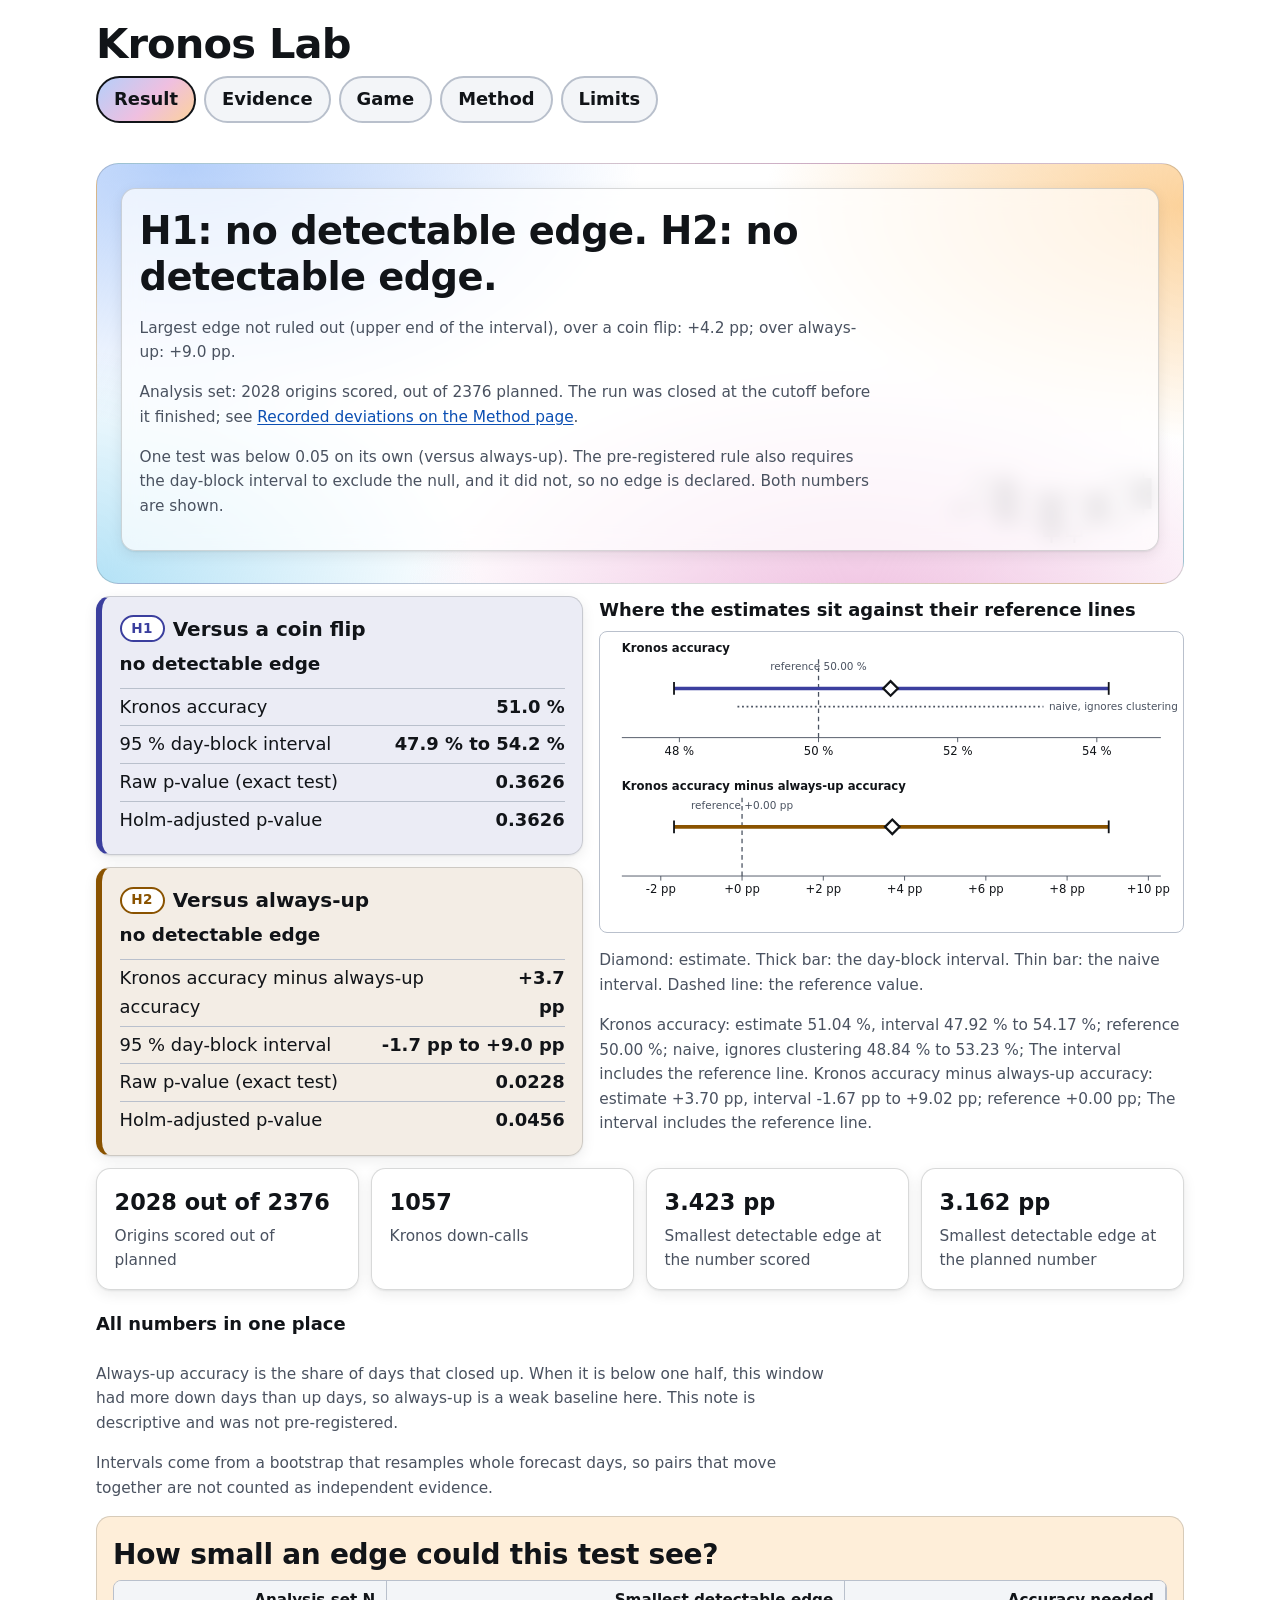
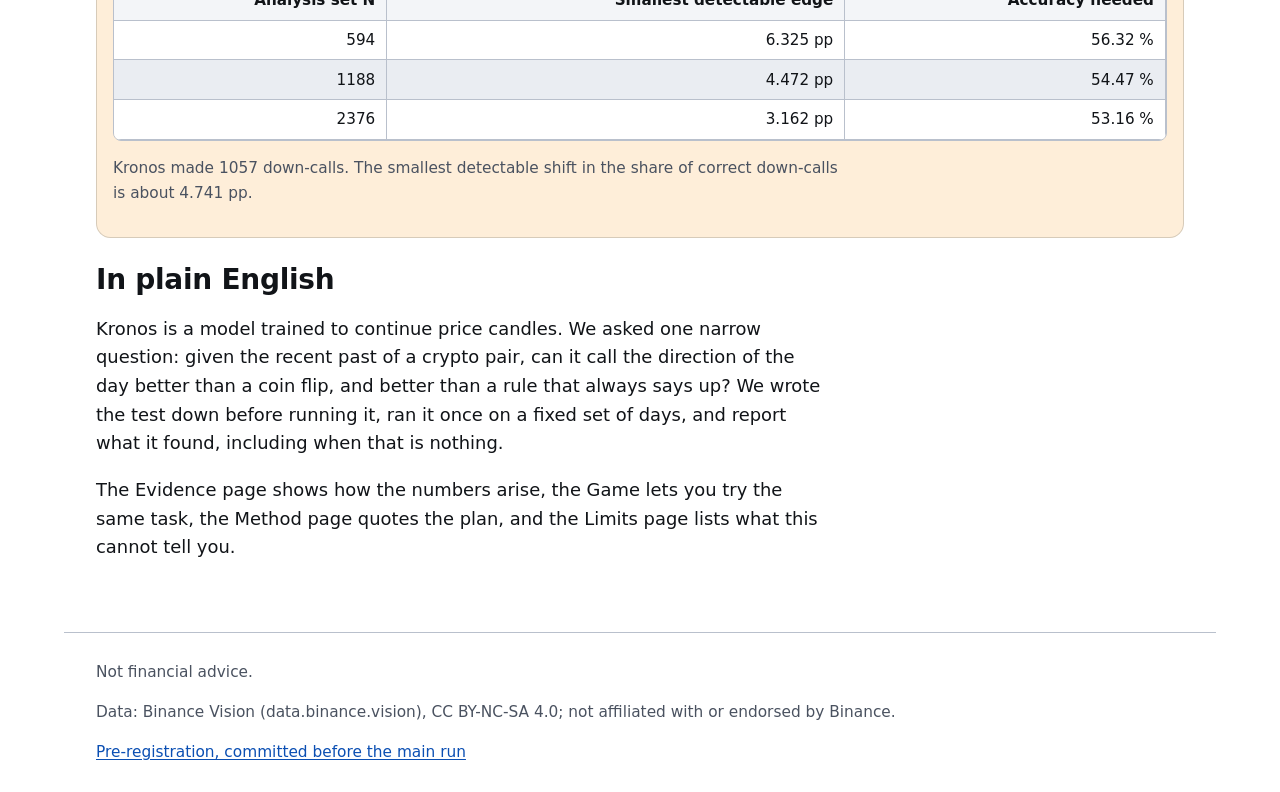
<file: site/index.html>
<!doctype html>
<html lang="en">
<head>
  <meta charset="utf-8">
  <meta name="viewport" content="width=device-width, initial-scale=1">
  <meta name="color-scheme" content="light dark">
  <title>Kronos Lab: result</title>
  <link rel="stylesheet" href="style.css">
  <script src="js/config.js" defer></script>
  <script src="js/common.js" defer></script>
  <script src="js/svg.js" defer></script>
  <script src="js/plot.js" defer></script>
  <script src="js/notes.js" defer></script>
  <script src="js/text.js" defer></script>
  <script src="js/index.js" defer></script>
</head>
<body class="page-result">
  <div id="synthetic-banner" role="status" hidden></div>
  <header class="site">
    <h1>Kronos Lab</h1>
    <nav aria-label="Pages">
    <a href="index.html" aria-current="page">Result</a>
    <a href="evidence.html">Evidence</a>
    <a href="game.html">Game</a>
    <a href="method.html">Method</a>
    <a href="limits.html">Limits</a>
    </nav>
  </header>
  <main>
    <p id="load-error" class="warn" role="alert" hidden></p>

    <section aria-labelledby="h-result">
      <h2 id="h-result" class="sr-only">What the test found</h2>
      <div class="hero-band">
        <!-- motif closes: 0 2 -1 1 -2 1 -1 2 0 (palindromic, so symmetric about its start and end value; start equals end; no trend) -->
        <svg class="motif" viewBox="0 0 136 80" aria-hidden="true" focusable="false"><g data-close="0"><line class="wick" x1="14" x2="14" y1="36.0" y2="44.0"/><rect class="candle-down" x="10" y="40" width="8" height="2"/></g><g data-close="2"><line class="wick" x1="27" x2="27" y1="20.0" y2="44.0"/><rect class="candle-up" x="23" y="24" width="8" height="16"/></g><g data-close="-1"><line class="wick" x1="40" x2="40" y1="20.0" y2="52.0"/><rect class="candle-down" x="36" y="24" width="8" height="24"/></g><g data-close="1"><line class="wick" x1="53" x2="53" y1="28.0" y2="52.0"/><rect class="candle-up" x="49" y="32" width="8" height="16"/></g><g data-close="-2"><line class="wick" x1="66" x2="66" y1="28.0" y2="60.0"/><rect class="candle-down" x="62" y="32" width="8" height="24"/></g><g data-close="1"><line class="wick" x1="79" x2="79" y1="28.0" y2="60.0"/><rect class="candle-up" x="75" y="32" width="8" height="24"/></g><g data-close="-1"><line class="wick" x1="92" x2="92" y1="28.0" y2="52.0"/><rect class="candle-down" x="88" y="32" width="8" height="16"/></g><g data-close="2"><line class="wick" x1="105" x2="105" y1="20.0" y2="52.0"/><rect class="candle-up" x="101" y="24" width="8" height="24"/></g><g data-close="0"><line class="wick" x1="118" x2="118" y1="20.0" y2="44.0"/><rect class="candle-down" x="114" y="24" width="8" height="16"/></g></svg>
      <div class="card" aria-live="polite">
        <p class="headline" id="headline-text">Loading</p>
        <p class="warn" id="underpowered" hidden>Underpowered: too few usable origins to detect small effects. Read every result with that in mind.</p>
        <p class="small" id="not-ruled-out" hidden></p>
        <p class="small" id="analysis-set" hidden></p>
        <p class="small" id="note-holm" hidden></p>
      </div>
      </div>
      <div class="hero">
        <div id="verdicts" class="verdicts"></div>
        <figure class="plotcard">
          <figcaption id="plot-title" class="plot-caption"></figcaption>
          <div id="interval-plot"></div>
          <p class="small" id="plot-note"></p>
          <p class="small" id="interval-alt"></p>
        </figure>
      </div>
      <div id="statcards" class="statcards"></div>
      <details class="allnums">
        <summary id="allnums-title"></summary>
        <dl class="stats">
        <dt>Origins scored (analysis set)</dt><dd data-bind="headline.n" data-fmt="int"></dd>
        <dt>Primary horizon (bars ahead)</dt><dd data-bind="protocol.primary_horizon"></dd>
        <dt>Kronos accuracy</dt><dd><span data-bind="primary.accuracy" data-fmt="pct"></span>, interval <span data-bind="primary.ci_accuracy" data-fmt="ci"></span></dd>
        <dt>Versus a coin flip (exact test, Holm adjusted)</dt><dd data-bind="primary.p_h1_holm" data-fmt="p"></dd>
        <dt>Always-up accuracy</dt><dd data-bind="primary.always_up_accuracy" data-fmt="pct"></dd>
        <dt>Kronos minus always-up</dt><dd><span data-bind="primary.accuracy_diff" data-fmt="pp"></span>, interval <span data-bind="primary.ci_diff" data-fmt="cipp"></span></dd>
        <dt>Versus always-up (exact test, Holm adjusted)</dt><dd data-bind="primary.p_h2_holm" data-fmt="p"></dd>
        <dt>Kronos down-calls</dt><dd data-bind="headline.D" data-fmt="int"></dd>
        <dt>Down-calls where Kronos was right and always-up wrong</dt><dd data-bind="primary.discordant_kronos_right_alwaysup_wrong" data-fmt="int"></dd>
        <dt>Down-calls where Kronos was wrong and always-up right</dt><dd data-bind="primary.discordant_kronos_wrong_alwaysup_right" data-fmt="int"></dd>
        </dl>
      </details>
      <p class="small" id="note-alwaysup" hidden></p>
      <p class="small">Intervals come from a bootstrap that resamples whole forecast days, so pairs that move together are not counted as independent evidence.</p>
    </section>
    <section class="band" aria-labelledby="h-power">
      <h2 id="h-power">How small an edge could this test see?</h2>
      <div id="power-table"></div>
      <p class="small" id="power-down"></p>
    </section>
    <section aria-labelledby="h-plain">
      <h2 id="h-plain">In plain English</h2>
      <p>Kronos is a model trained to continue price candles. We asked one narrow question: given the recent past of a crypto pair, can it call the direction of the day better than a coin flip, and better than a rule that always says up? We wrote the test down before running it, ran it once on a fixed set of days, and report what it found, including when that is nothing.</p>
      <p>The Evidence page shows how the numbers arise, the Game lets you try the same task, the Method page quotes the plan, and the Limits page lists what this cannot tell you.</p>
    </section>

  </main>
  <footer>
    <p>Not financial advice.</p>
    <p>Data: Binance Vision (data.binance.vision), CC BY-NC-SA 4.0; not affiliated with or endorsed by Binance.</p>
    <p><a data-prereg href="#">Pre-registration, committed before the main run</a></p>
  </footer>
</body>
</html>
</file>
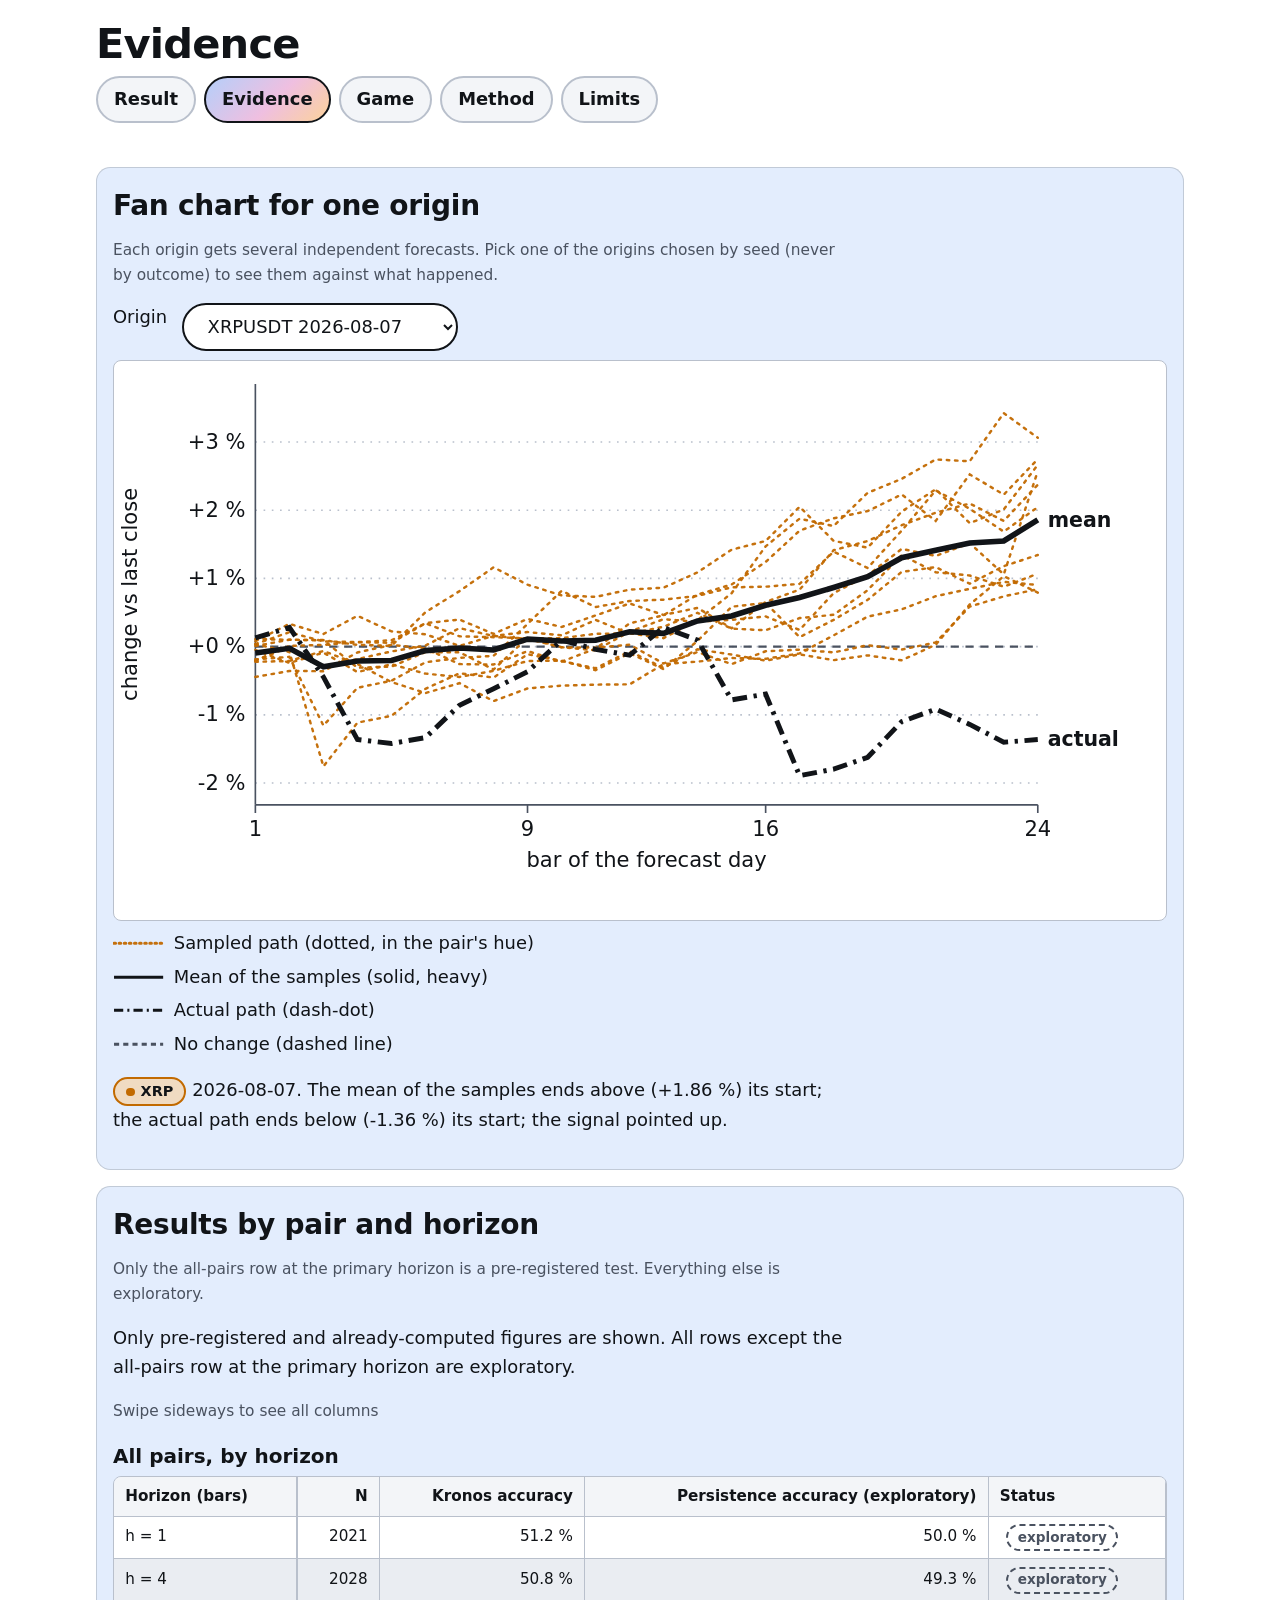
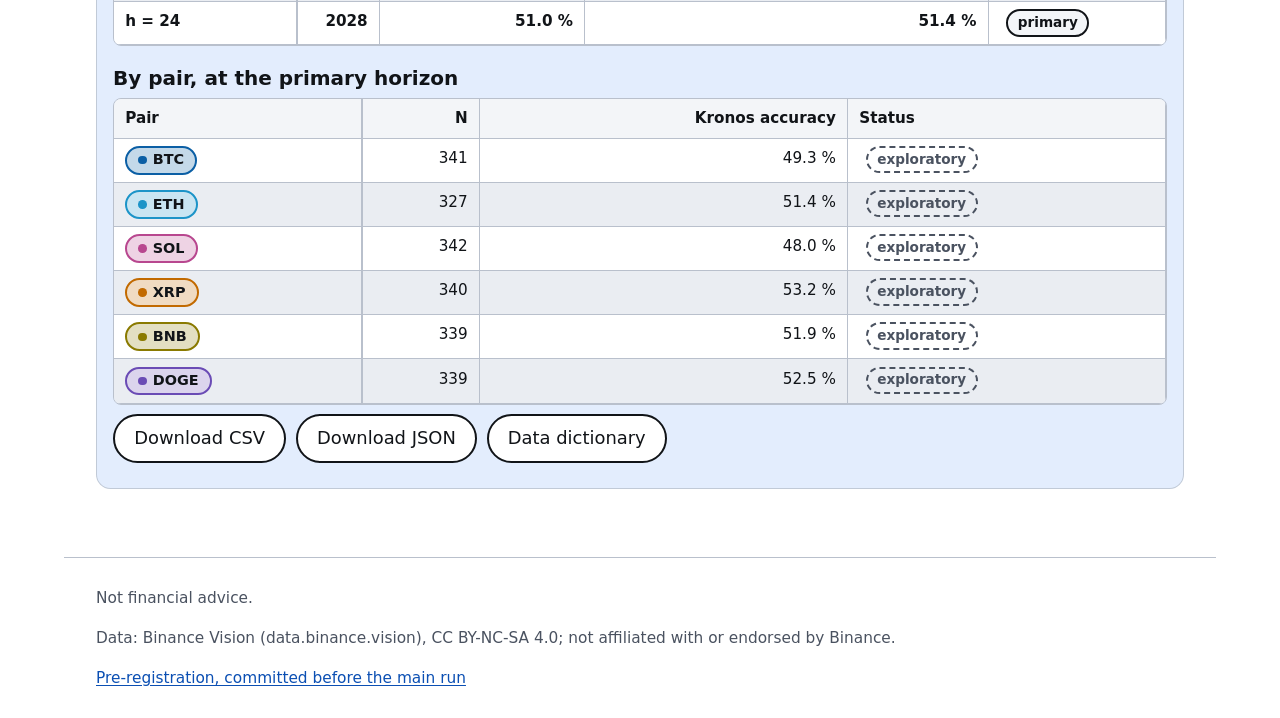
<file: site/evidence.html>
<!doctype html>
<html lang="en">
<head>
  <meta charset="utf-8">
  <meta name="viewport" content="width=device-width, initial-scale=1">
  <meta name="color-scheme" content="light dark">
  <title>Kronos Lab: evidence</title>
  <link rel="stylesheet" href="style.css">
  <script src="js/config.js" defer></script>
  <script src="js/chips.js" defer></script>
  <script src="js/common.js" defer></script>
  <script src="js/svg.js" defer></script>
  <script src="js/text.js" defer></script>
  <script src="js/evidence.js" defer></script>
</head>
<body class="page-evidence">
  <div id="synthetic-banner" role="status" hidden></div>
  <header class="site">
    <h1>Evidence</h1>
    <nav aria-label="Pages">
    <a href="index.html">Result</a>
    <a href="evidence.html" aria-current="page">Evidence</a>
    <a href="game.html">Game</a>
    <a href="method.html">Method</a>
    <a href="limits.html">Limits</a>
    </nav>
  </header>
  <main>
    <p id="load-error" class="warn" role="alert" hidden></p>

    <section class="band" aria-labelledby="h-fan">
      <h2 id="h-fan">Fan chart for one origin</h2>
      <p class="small">Each origin gets several independent forecasts. Pick one of the origins chosen by seed (never by outcome) to see them against what happened.</p>
      <div class="row"><label for="origin">Origin&nbsp;</label><select id="origin"></select></div>
      <div id="fan"></div>
      <ul class="legend" id="fan-legend"></ul>
      <p id="fan-caption" aria-live="polite"></p>
    </section>
    <section class="band" aria-labelledby="h-run">
      <h2 id="h-run">Running score against a coin-flip band</h2>
      <div id="running"></div>
      <ul class="legend" id="running-legend"></ul>
      <p class="small" id="running-note"></p>
    </section>
    <section class="band" aria-labelledby="h-table">
      <h2 id="h-table">Results by pair and horizon</h2>
      <p class="small">Only the all-pairs row at the primary horizon is a pre-registered test. Everything else is exploratory.</p>
      <div id="results"></div>
      <div class="row" id="downloads" hidden></div>
    </section>

  </main>
  <footer>
    <p>Not financial advice.</p>
    <p>Data: Binance Vision (data.binance.vision), CC BY-NC-SA 4.0; not affiliated with or endorsed by Binance.</p>
    <p><a data-prereg href="#">Pre-registration, committed before the main run</a></p>
  </footer>
</body>
</html>
</file>
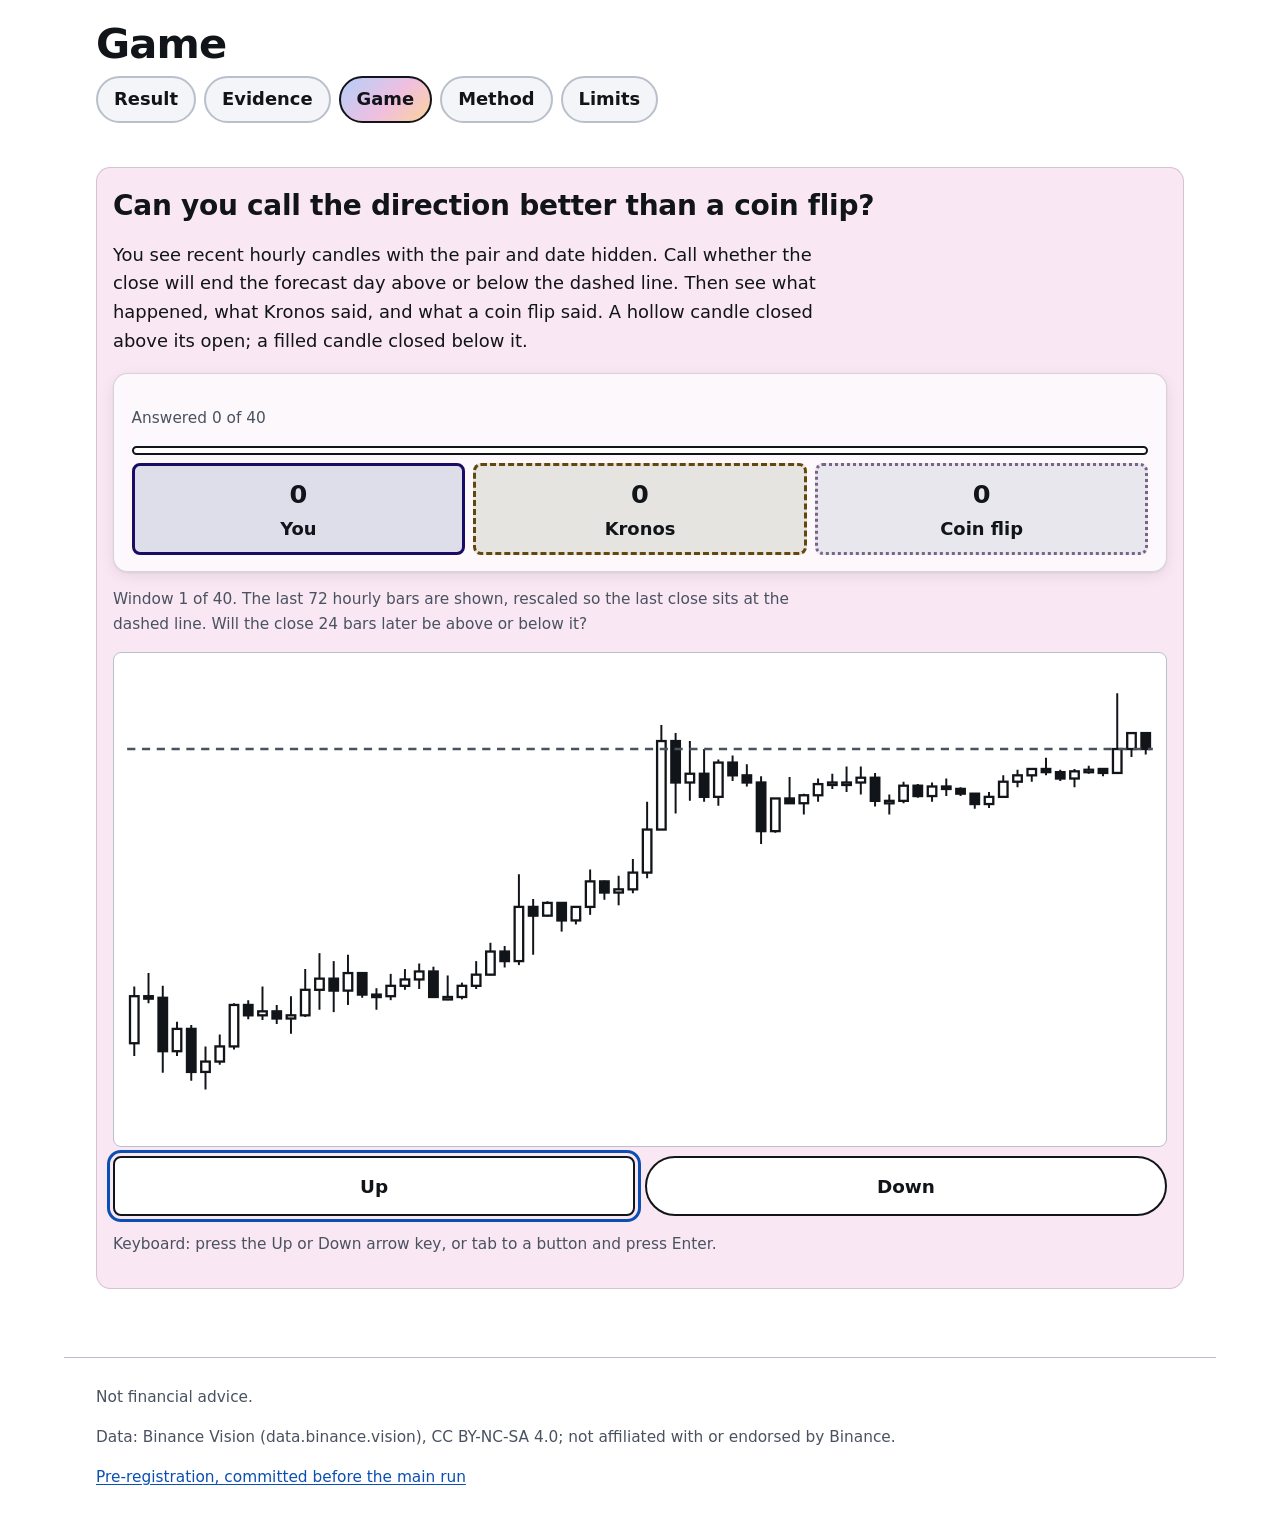
<file: site/game.html>
<!doctype html>
<html lang="en">
<head>
  <meta charset="utf-8">
  <meta name="viewport" content="width=device-width, initial-scale=1">
  <meta name="color-scheme" content="light dark">
  <title>Kronos Lab: game</title>
  <link rel="stylesheet" href="style.css">
  <script src="js/config.js" defer></script>
  <script src="js/chips.js" defer></script>
  <script src="js/common.js" defer></script>
  <script src="js/svg.js" defer></script>
  <script src="js/text.js" defer></script>
  <script src="js/game.js" defer></script>
  <script src="js/game-ui.js" defer></script>
</head>
<body class="page-game">
  <div id="synthetic-banner" role="status" hidden></div>
  <header class="site">
    <h1>Game</h1>
    <nav aria-label="Pages">
    <a href="index.html">Result</a>
    <a href="evidence.html">Evidence</a>
    <a href="game.html" aria-current="page">Game</a>
    <a href="method.html">Method</a>
    <a href="limits.html">Limits</a>
    </nav>
  </header>
  <main>
    <p id="load-error" class="warn" role="alert" hidden></p>

    <section class="band" aria-labelledby="h-game">
      <h2 id="h-game">Can you call the direction better than a coin flip?</h2>
      <p>You see recent hourly candles with the pair and date hidden. Call whether the close will end the forecast day above or below the dashed line. Then see what happened, what Kronos said, and what a coin flip said. A hollow candle closed above its open; a filled candle closed below it.</p>
      <div class="card"><p id="progress" class="small"></p><div class="progressbar" id="progressbar" role="progressbar" aria-label="Game progress" aria-valuemin="0" aria-valuenow="0"><span></span></div><div id="tallies" class="tallies" aria-label="Running tallies of correct calls"></div></div>
      <div id="stage"></div>
      <p id="live" class="small" aria-live="polite"></p>
      <noscript><p class="warn">This page needs JavaScript.</p></noscript>
    </section>

  </main>
  <footer>
    <p>Not financial advice.</p>
    <p>Data: Binance Vision (data.binance.vision), CC BY-NC-SA 4.0; not affiliated with or endorsed by Binance.</p>
    <p><a data-prereg href="#">Pre-registration, committed before the main run</a></p>
  </footer>
</body>
</html>
</file>
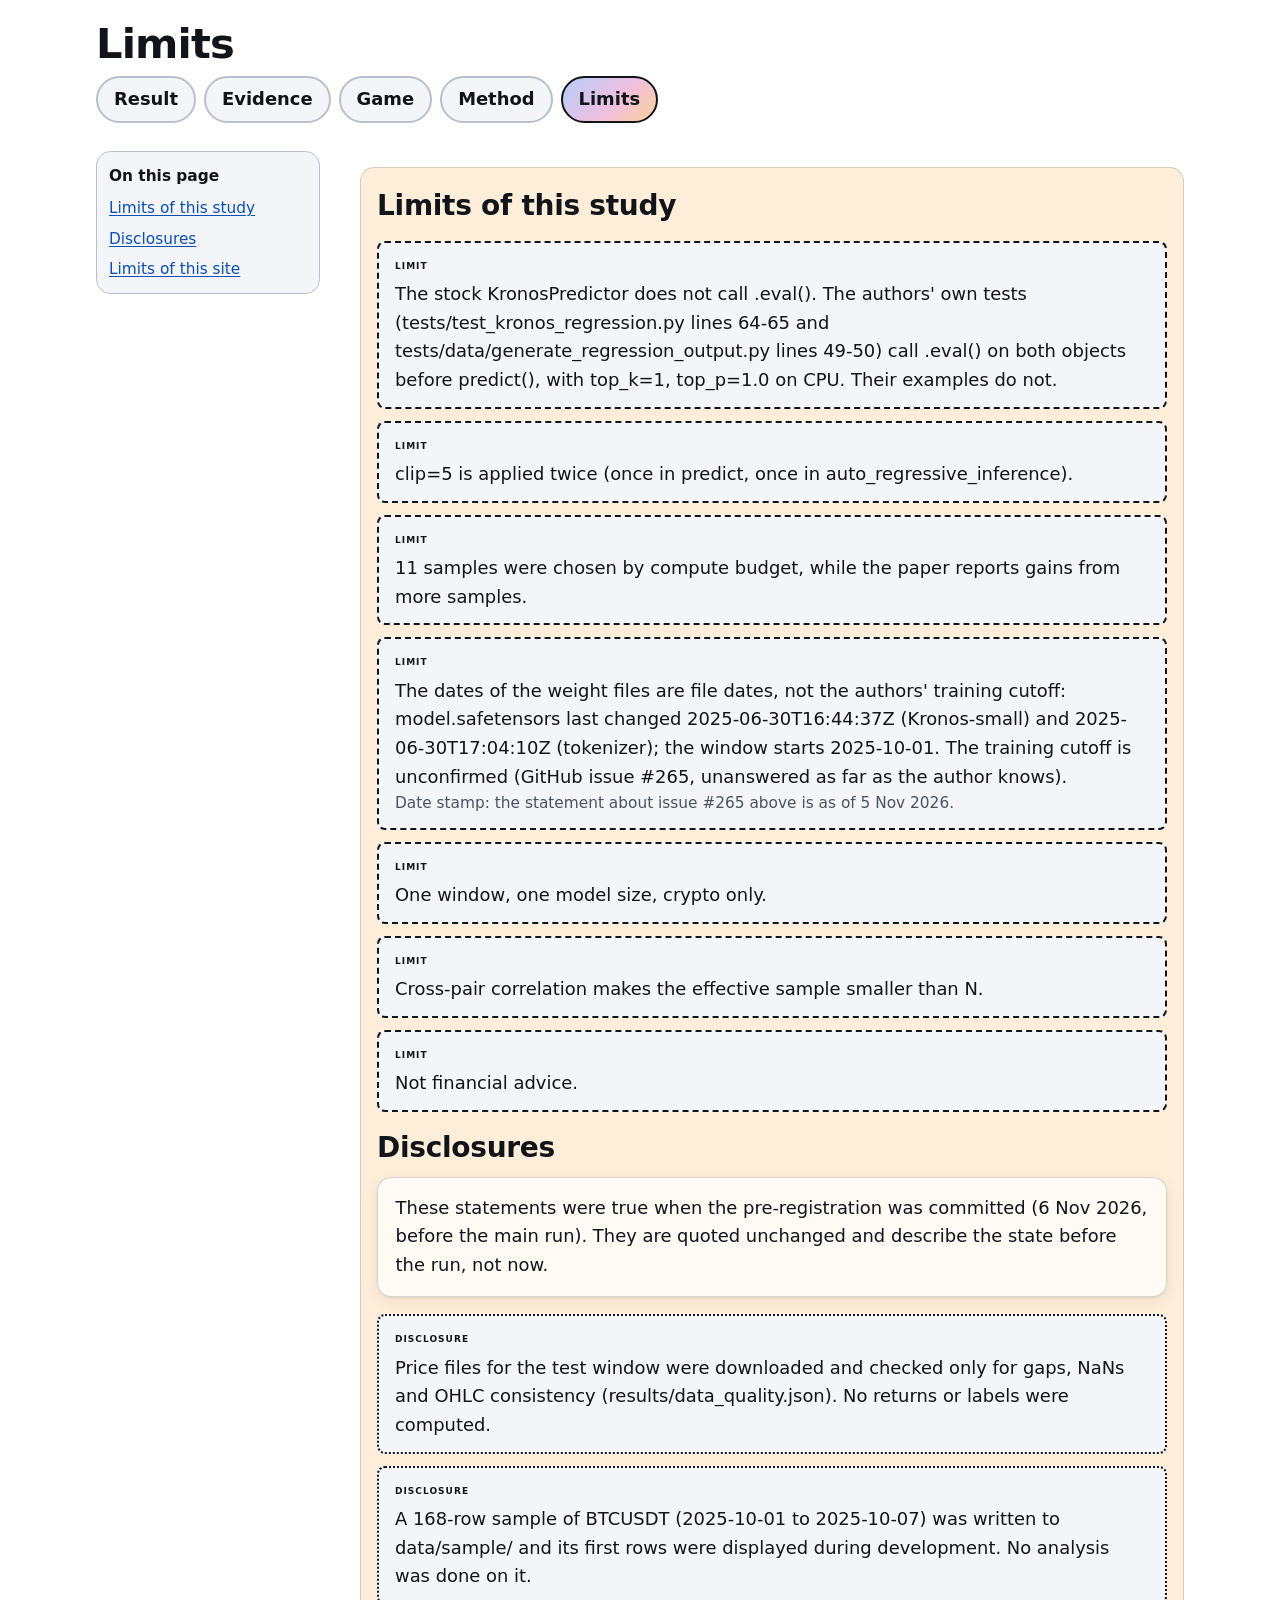
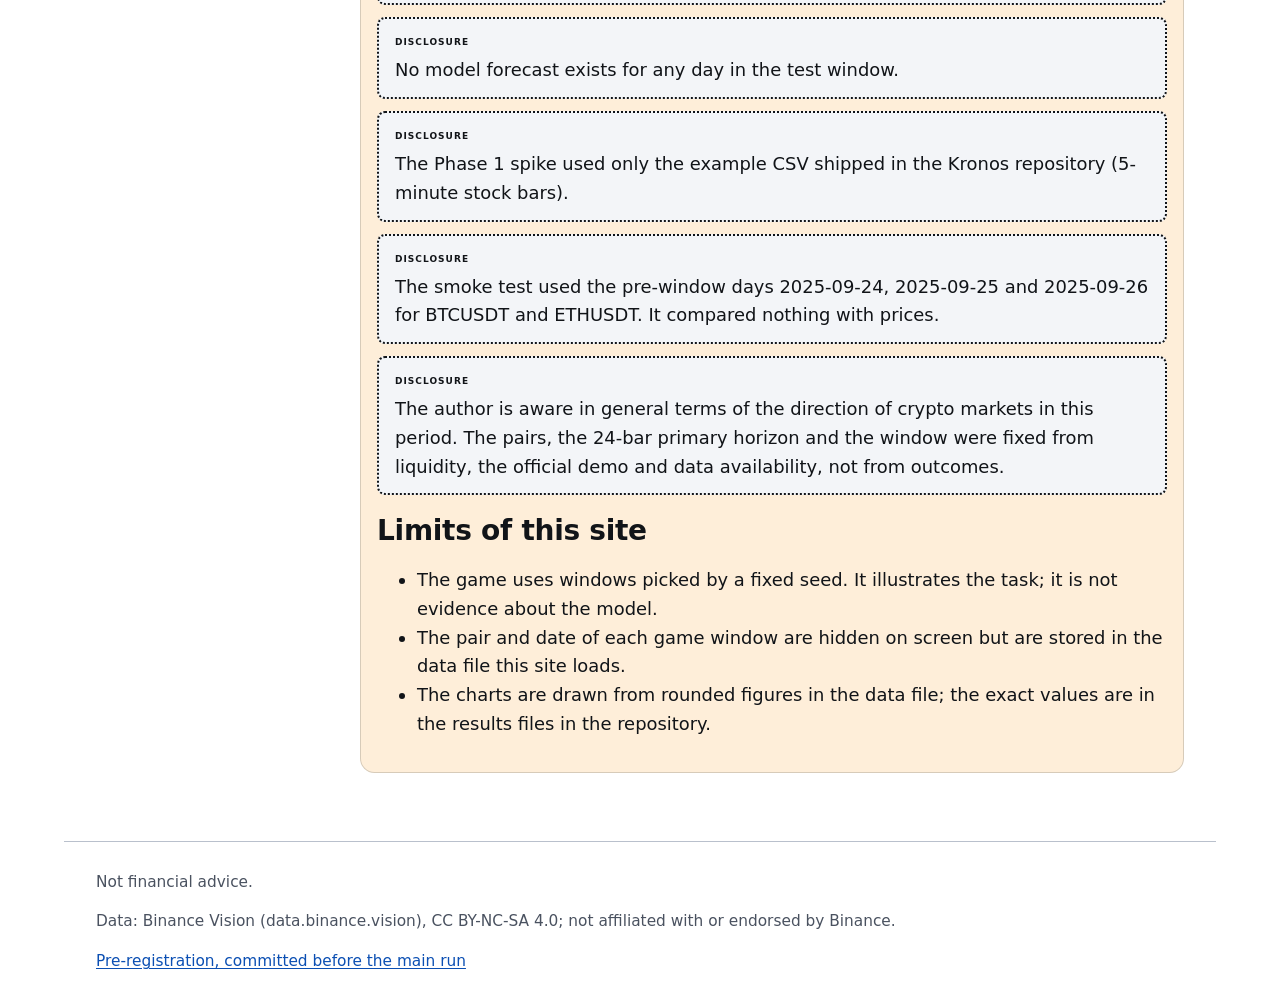
<file: site/limits.html>
<!doctype html>
<html lang="en">
<head>
  <meta charset="utf-8">
  <meta name="viewport" content="width=device-width, initial-scale=1">
  <meta name="color-scheme" content="light dark">
  <title>Kronos Lab: limits</title>
  <link rel="stylesheet" href="style.css">
  <script src="js/config.js" defer></script>
  <script src="js/common.js" defer></script>
  <script src="js/text.js" defer></script>
</head>
<body class="page-limits">
  <div id="synthetic-banner" role="status" hidden></div>
  <header class="site">
    <h1>Limits</h1>
    <nav aria-label="Pages">
    <a href="index.html">Result</a>
    <a href="evidence.html">Evidence</a>
    <a href="game.html">Game</a>
    <a href="method.html">Method</a>
    <a href="limits.html" aria-current="page">Limits</a>
    </nav>
  </header>
  <main>
    <p id="load-error" class="warn" role="alert" hidden></p>

    <div class="layout">
      <aside id="toc" class="toc" aria-label="On this page"></aside>
      <div class="longform band">
    <h2>Limits of this study</h2>
    <ul id="limits-list" class="callouts"></ul>
    <h2>Disclosures</h2>
    <p class="card preamble"></p>
    <ul id="disclosures-list" class="callouts"></ul>
    <h2>Limits of this site</h2>
    <ul>
      <li>The game uses windows picked by a fixed seed. It illustrates the task; it is not evidence about the model.</li>
      <li>The pair and date of each game window are hidden on screen but are stored in the data file this site loads.</li>
      <li>The charts are drawn from rounded figures in the data file; the exact values are in the results files in the repository.</li>
    </ul>

      </div>
    </div>
  </main>
  <footer>
    <p>Not financial advice.</p>
    <p>Data: Binance Vision (data.binance.vision), CC BY-NC-SA 4.0; not affiliated with or endorsed by Binance.</p>
    <p><a data-prereg href="#">Pre-registration, committed before the main run</a></p>
  </footer>
</body>
</html>
</file>
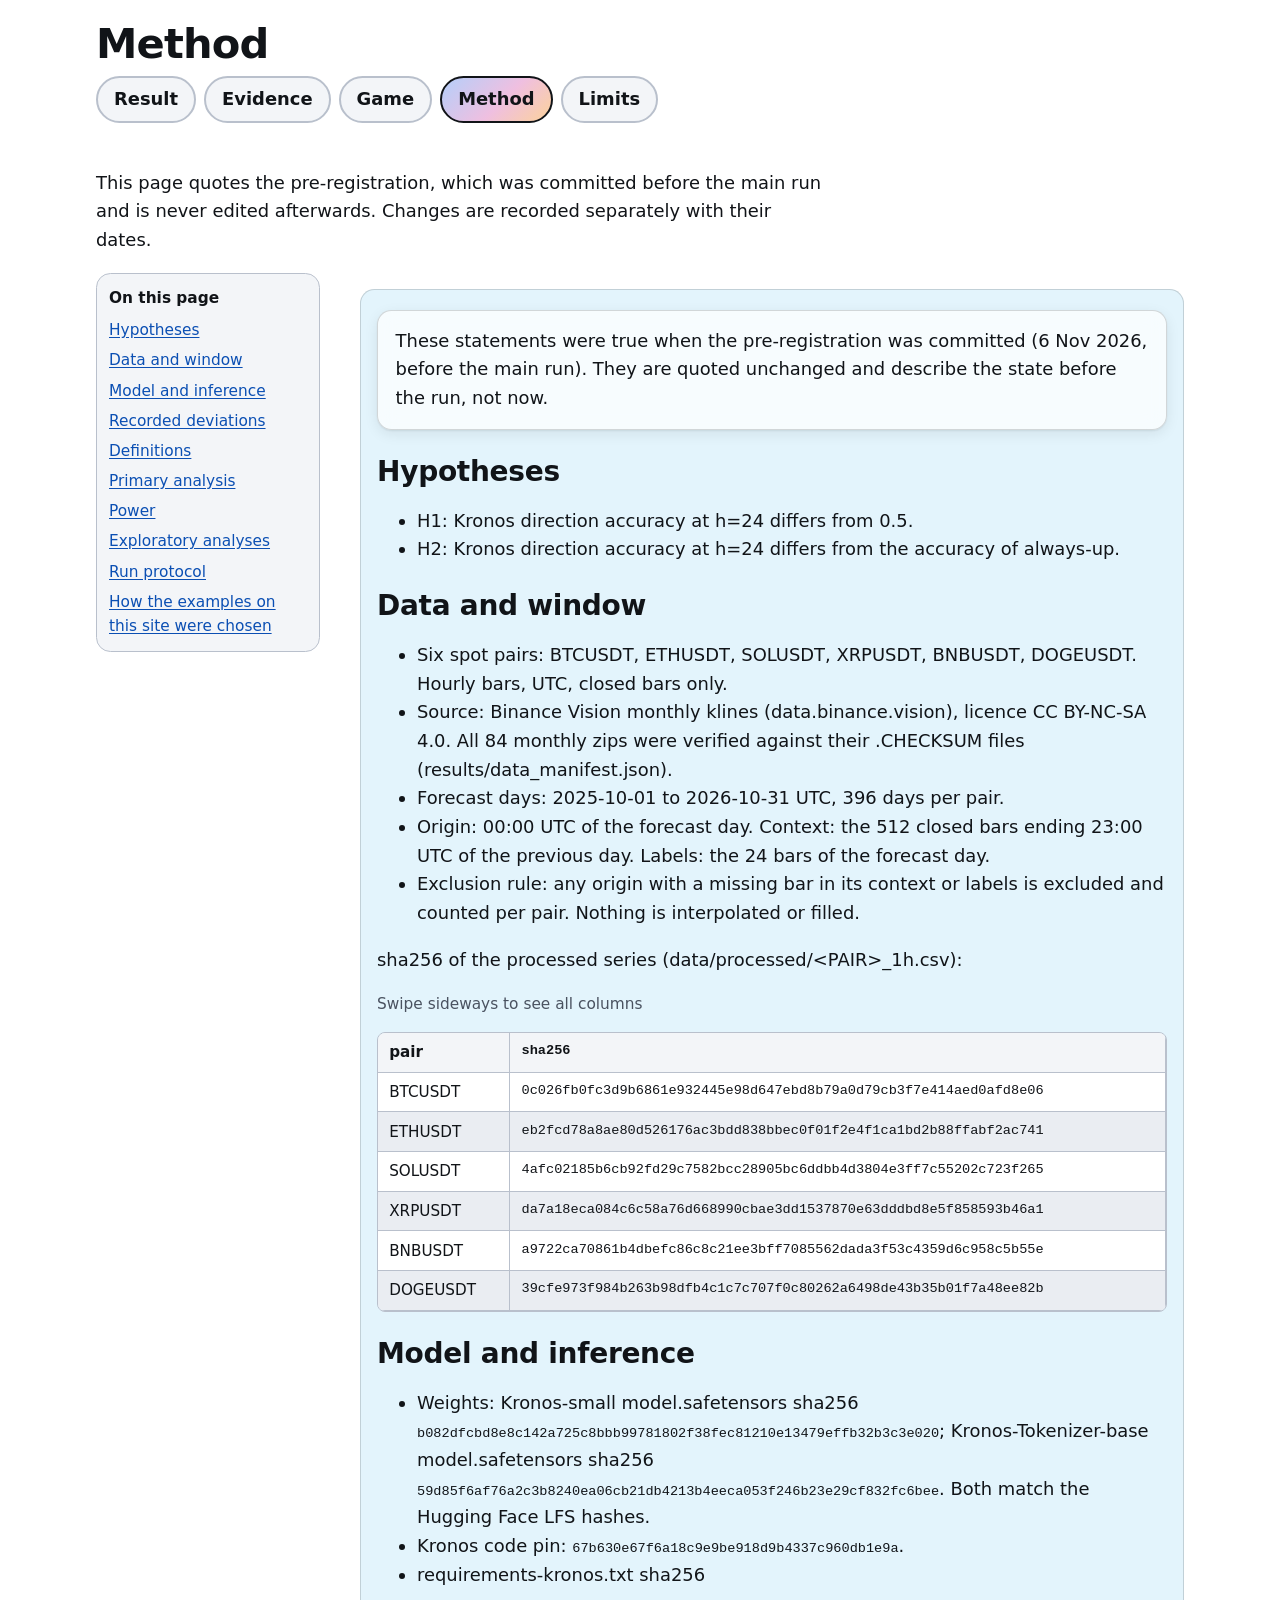
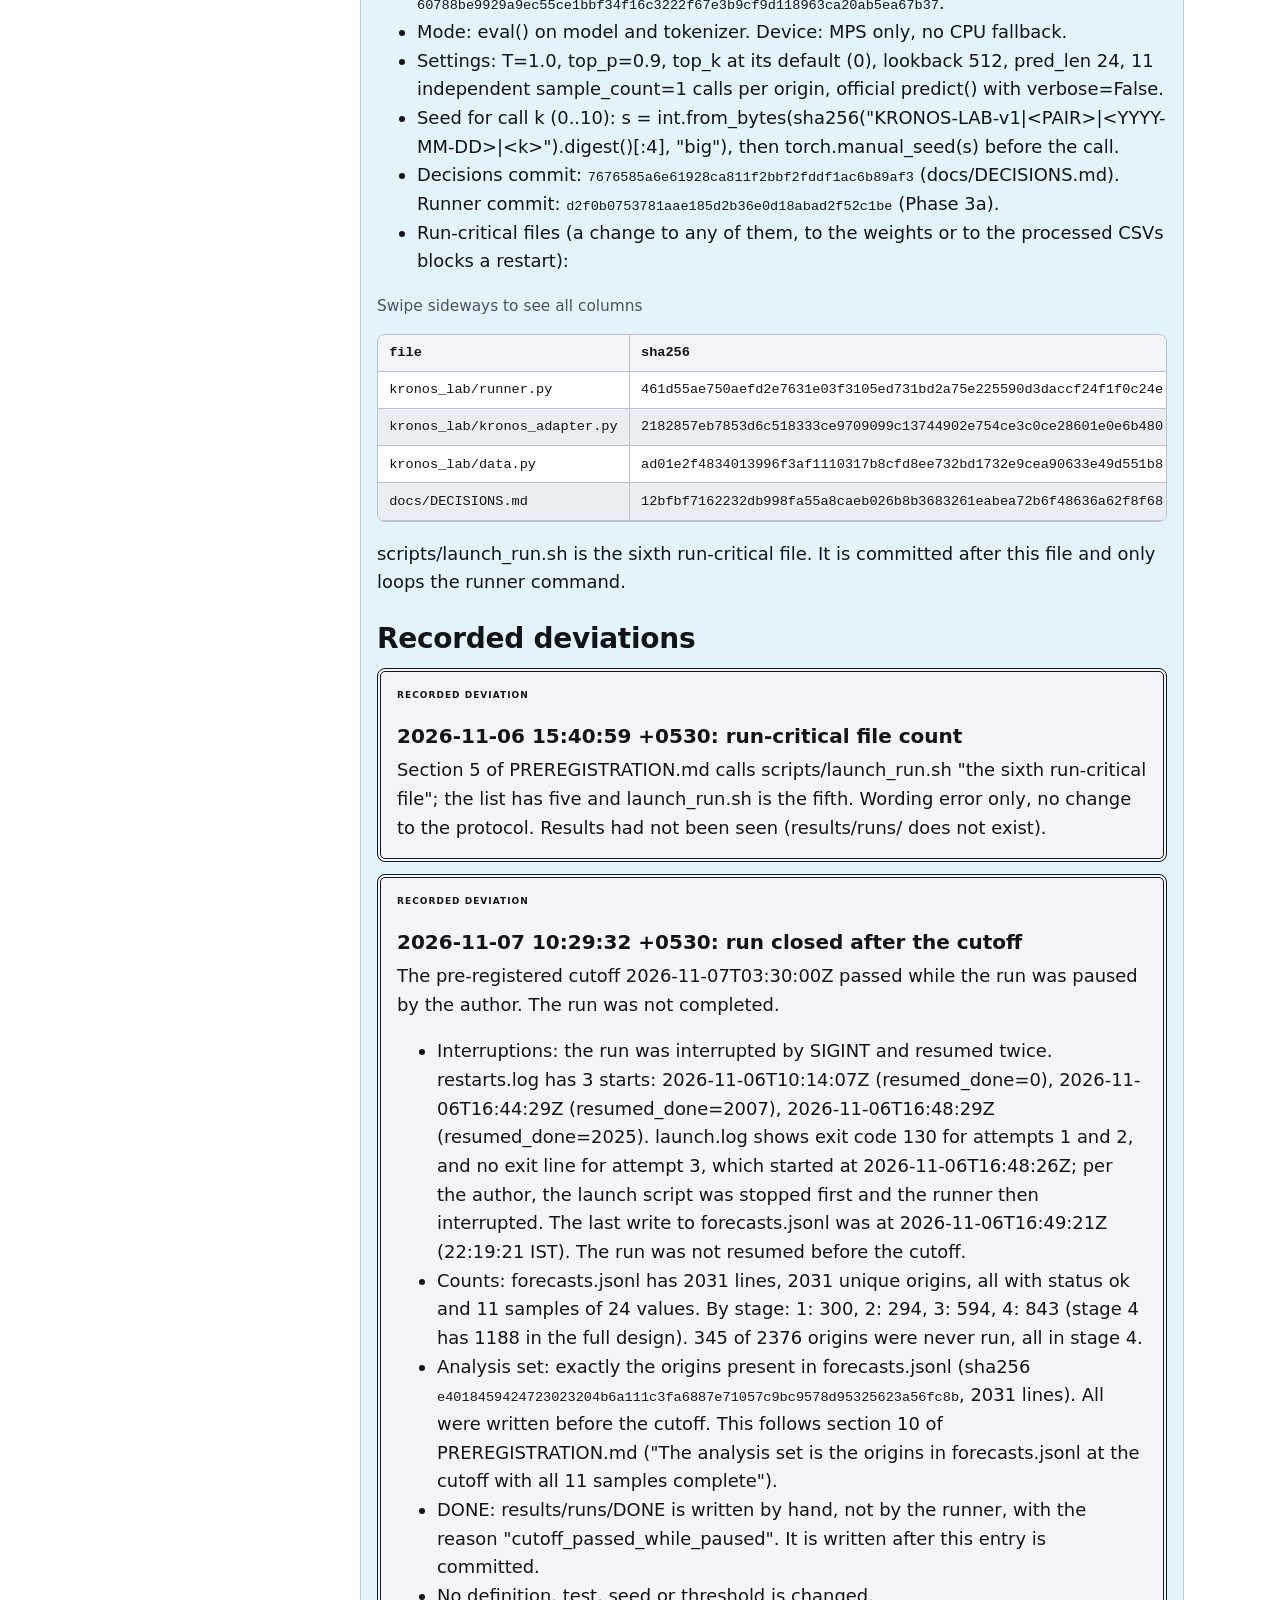
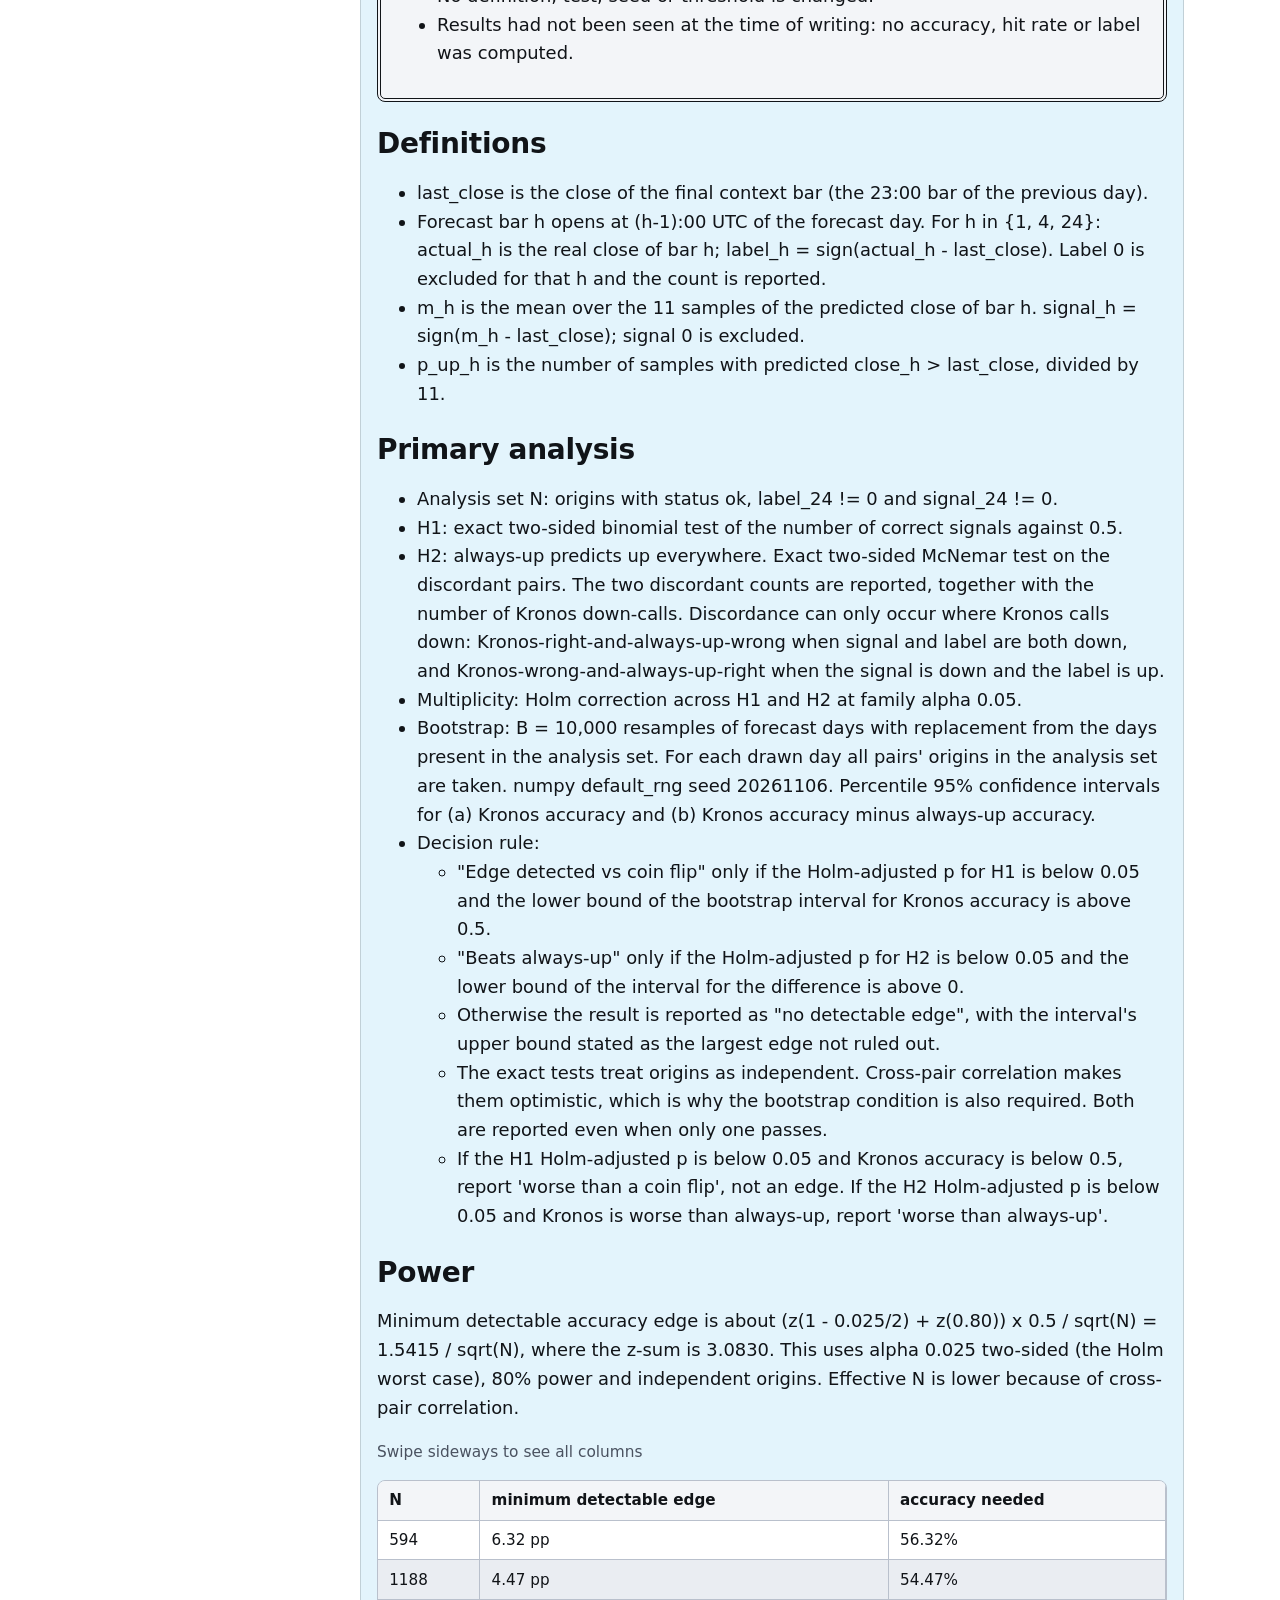
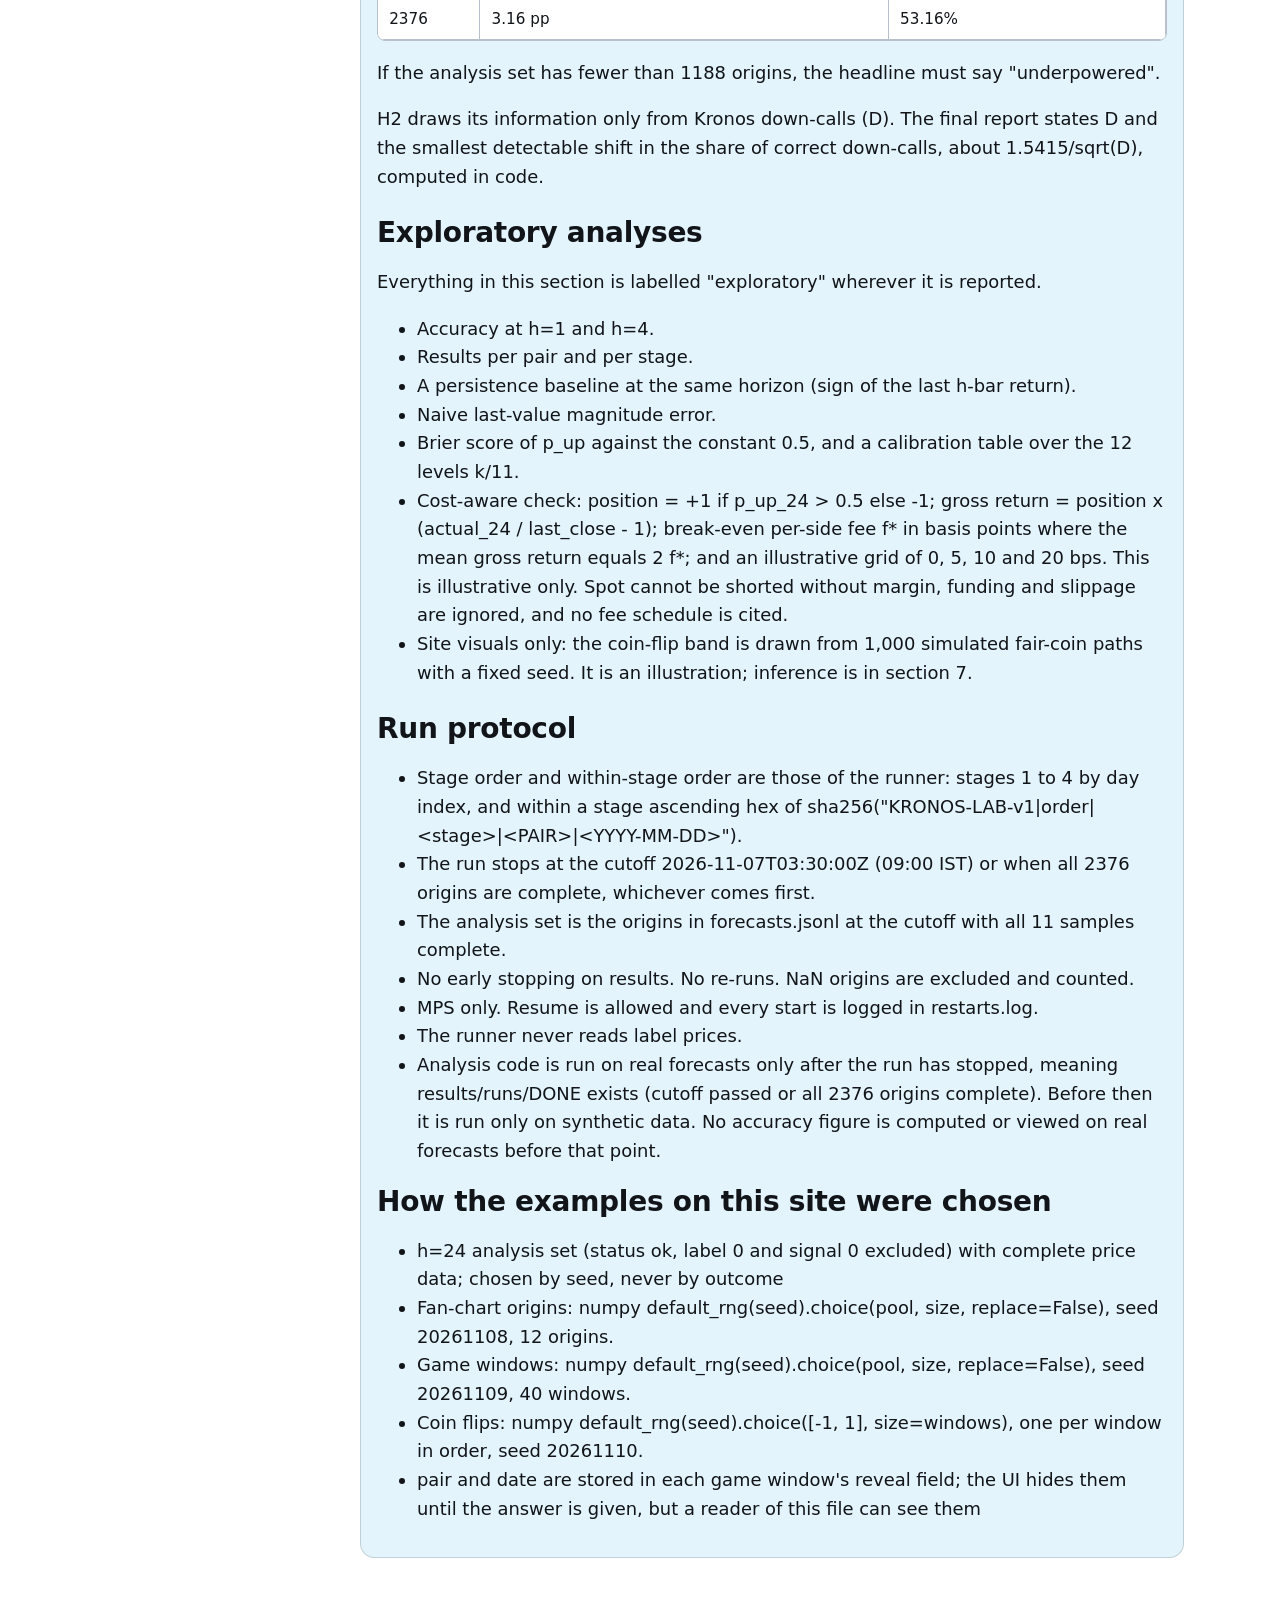
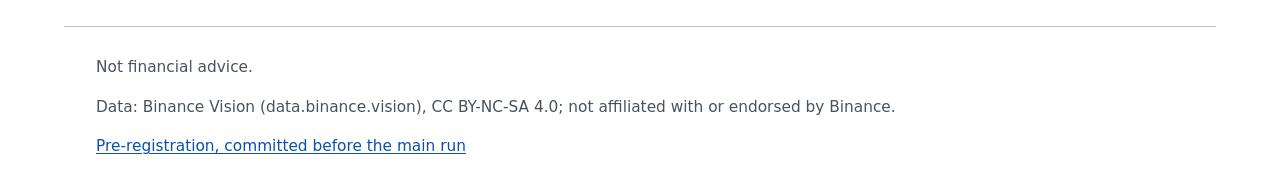
<file: site/method.html>
<!doctype html>
<html lang="en">
<head>
  <meta charset="utf-8">
  <meta name="viewport" content="width=device-width, initial-scale=1">
  <meta name="color-scheme" content="light dark">
  <title>Kronos Lab: method</title>
  <link rel="stylesheet" href="style.css">
  <script src="js/config.js" defer></script>
  <script src="js/common.js" defer></script>
  <script src="js/text.js" defer></script>
</head>
<body class="page-method">
  <div id="synthetic-banner" role="status" hidden></div>
  <header class="site">
    <h1>Method</h1>
    <nav aria-label="Pages">
    <a href="index.html">Result</a>
    <a href="evidence.html">Evidence</a>
    <a href="game.html">Game</a>
    <a href="method.html" aria-current="page">Method</a>
    <a href="limits.html">Limits</a>
    </nav>
  </header>
  <main>
    <p id="load-error" class="warn" role="alert" hidden></p>

    <p>This page quotes the pre-registration, which was committed before the main run and is never edited afterwards. Changes are recorded separately with their dates.</p>
    <div class="layout">
      <aside id="toc" class="toc" aria-label="On this page"></aside>
      <div class="longform band">
    <p class="card preamble"></p>
    <div id="method-sections"></div>
    <h2>How the examples on this site were chosen</h2>
    <ul id="selection-rules"></ul>

      </div>
    </div>
  </main>
  <footer>
    <p>Not financial advice.</p>
    <p>Data: Binance Vision (data.binance.vision), CC BY-NC-SA 4.0; not affiliated with or endorsed by Binance.</p>
    <p><a data-prereg href="#">Pre-registration, committed before the main run</a></p>
  </footer>
</body>
</html>
</file>
<file: site/style.css>
/* Kronos Lab. Mobile first; system fonts only; no external resources.
   Colour encodes IDENTITY (a trading pair, or the H1/H2 label), never an outcome. No green/red win-lose styling.
   Colour is never the only signal: chips carry text, series differ by dash/shape, candles by hollow vs filled. */
:root {
  --bg: #ffffff; --fg: #111418; --muted: #4a5260; --card: #f3f5f8; --zebra: #eaedf2; --line: #b9c0cc;
  --accent: #0b4fb3; --warn: #8a1c1c;
  --banner-bg: #b00020; --banner-fg: #ffffff;
  /* pair identity hues (colour-blind-safe family, no green, no red-orange) */
  --pair-btc: #0b5fa5; --pair-eth: #1c94c8; --pair-sol: #b8478f; --pair-xrp: #c26a00; --pair-bnb: #8a7a00; --pair-doge: #6a4bb5;
  /* test labels */
  --h1: #3b3f9e; --h2: #8a5300;
  --you: #1a0b65; --kronos: #65470b; --coin: #796487;
  --chip-mix: 24%; --tint-mix: 10%;
  /* hero mesh (decorative tints) */
  --mesh-1: #b4cffa; --mesh-2: #fcd29b; --mesh-3: #efbfe0; --mesh-4: #b4e2f6;
  --glass-bg: rgba(255, 255, 255, .70); --glass-line: rgba(17, 20, 24, .16);
  --sh-1: 0 1px 2px rgba(17, 20, 24, .08), 0 4px 14px rgba(17, 20, 24, .08); --sh-2: 0 2px 4px rgba(17, 20, 24, .10), 0 12px 32px rgba(17, 20, 24, .14);
  --ring: #0b4fb3;
  --s-1: .25rem; --s-2: .5rem; --s-3: .75rem; --s-4: 1rem; --s-5: 1.5rem; --s-6: 2.5rem;
  --r-1: .5rem; --r-2: .9rem; --r-3: 1.4rem;
  --t-body: clamp(1rem, .96rem + .2vw, 1.125rem); --t-small: clamp(.9rem, .88rem + .1vw, .975rem);
  --t-h1: clamp(1.7rem, 1.3rem + 2vw, 2.6rem); --t-h2: clamp(1.3rem, 1.15rem + .8vw, 1.75rem); --t-h3: clamp(1.1rem, 1.05rem + .3vw, 1.25rem);
  --t-hero: clamp(1.5rem, 1.2rem + 1.6vw, 2.4rem);
}
@media (prefers-color-scheme: dark) {
  :root {
    --bg: #0e1116; --fg: #f1f3f6; --muted: #aab3c2; --card: #1a1f27; --zebra: #232a35; --line: #4b5563;
    --accent: #7db2ff; --warn: #ff9b9b;
    --banner-bg: #ff5470; --banner-fg: #1a0008;
    --pair-btc: #5c9ceb; --pair-eth: #8adcf2; --pair-sol: #f29bcf; --pair-xrp: #f5a640; --pair-bnb: #d8c23c; --pair-doge: #b79cf0;
    --h1: #aeb2ff; --h2: #f0b462;
    --you: #6347eb; --kronos: #f6ddac; --coin: #bfb3c7;
    --chip-mix: 32%; --tint-mix: 16%;
    --mesh-1: #1c3a74; --mesh-2: #5a3d0c; --mesh-3: #5a2a66; --mesh-4: #0f4a5e;
    --glass-bg: rgba(26, 31, 39, .72); --glass-line: rgba(241, 243, 246, .22);
    --sh-1: 0 1px 2px rgba(0, 0, 0, .5), 0 4px 14px rgba(0, 0, 0, .4); --sh-2: 0 2px 4px rgba(0, 0, 0, .55), 0 12px 32px rgba(0, 0, 0, .5);
    --ring: #7db2ff;
  }
}
* { box-sizing: border-box; }
html { -webkit-text-size-adjust: 100%; scroll-behavior: smooth; scroll-padding-top: 5rem; }
body { margin: 0; background: var(--bg); color: var(--fg); font: var(--t-body)/1.6 system-ui, -apple-system, "Segoe UI", Roboto, "Helvetica Neue", sans-serif; overflow-wrap: anywhere; }
.sr-only { position: absolute; width: 1px; height: 1px; margin: -1px; padding: 0; overflow: hidden; clip: rect(0 0 0 0); white-space: nowrap; border: 0; }
#synthetic-banner { position: sticky; top: 0; z-index: 20; padding: .6rem .8rem; text-align: center; font-weight: 800; letter-spacing: .02em;
  background: var(--banner-bg); color: var(--banner-fg); border-bottom: 3px solid var(--fg); }
#synthetic-banner[hidden] { display: none; }
header.site, main, footer { max-width: 72rem; margin: 0 auto; padding: var(--s-3) var(--s-4); }
@media (min-width: 48rem) { header.site, main, footer { padding-left: 2rem; padding-right: 2rem; } }
main p, main li, main dd { max-width: 46rem; }
main { min-width: 0; animation: fade-in .45s ease both; }
h1 { line-height: 1.15; }
header.site h1 { margin: var(--s-2) 0 var(--s-2); font-size: var(--t-h1); letter-spacing: -.02em; }
h2 { font-size: var(--t-h2); line-height: 1.25; margin: var(--s-5) 0 var(--s-2); letter-spacing: -.01em; }
h3 { font-size: var(--t-h3); margin: var(--s-4) 0 var(--s-1); }
a { color: var(--accent); text-underline-offset: .15em; }

/* navigation: rounded pills */
nav { display: flex; flex-wrap: wrap; gap: var(--s-2); margin: var(--s-2) 0 var(--s-1); }
nav a { display: inline-flex; align-items: center; min-height: 44px; padding: .45rem 1rem; border: 2px solid var(--line); border-radius: 999px; color: var(--fg);
  text-decoration: none; font-weight: 650; background: var(--card); transition: transform .15s ease, box-shadow .15s ease, border-color .15s ease; }
nav a[aria-current="page"] { border-color: var(--fg); background: linear-gradient(135deg, var(--mesh-1), var(--mesh-3) 55%, var(--mesh-2)); font-weight: 800; }
@media (hover: hover) { nav a:hover { transform: translateY(-2px); box-shadow: var(--sh-1); border-color: var(--fg); } }

/* focus */
button:focus-visible, select:focus-visible, a:focus-visible, summary:focus-visible { outline: 3px solid var(--ring); outline-offset: 3px; border-radius: var(--r-1); }

/* cards */
.card { background: var(--glass-bg); border: 1px solid var(--glass-line); border-radius: var(--r-2); padding: var(--s-4) 1.1rem; margin: var(--s-3) 0; box-shadow: var(--sh-1);
  -webkit-backdrop-filter: blur(10px); backdrop-filter: blur(10px); transition: transform .18s ease, box-shadow .18s ease; }
@media (hover: hover) { .card:hover { transform: translateY(-2px); box-shadow: var(--sh-2); } }
.headline { font-size: var(--t-hero); font-weight: 800; line-height: 1.2; letter-spacing: -.015em; margin: .2rem 0 var(--s-2); }
.badge { display: inline-block; padding: .05rem .6rem; margin-left: .4rem; border: 2px dashed var(--muted); border-radius: 999px; font-size: .85rem; font-weight: 700; color: var(--muted); white-space: nowrap; }
.badge.primary { border-style: solid; border-color: var(--fg); color: var(--fg); background: var(--card); }
.warn { border: 3px double var(--warn); color: var(--warn); font-weight: 800; padding: .5rem .8rem; border-radius: var(--r-1); }
.warn[hidden], [hidden] { display: none !important; }
.small { font-size: var(--t-small); color: var(--muted); }
dl.stats { display: grid; grid-template-columns: 1fr; gap: .15rem .8rem; margin: .4rem 0; }
dl.stats dt { font-weight: 700; margin-top: .45rem; }
dl.stats dd { margin: 0; }
@media (min-width: 40rem) { dl.stats { grid-template-columns: 17rem 1fr; } dl.stats dt { margin-top: 0; } }

/* result page: gradient hero. The decision card is the first visible content; the motif sits behind it and takes no space */
.hero-band { position: relative; isolation: isolate; overflow: hidden; border-radius: var(--r-3); padding: clamp(.75rem, 3vw, 1.5rem); margin: var(--s-3) 0;
  background:
    radial-gradient(60% 90% at 8% 0%, var(--mesh-1), transparent 70%),
    radial-gradient(55% 80% at 100% 10%, var(--mesh-2), transparent 70%),
    radial-gradient(60% 90% at 70% 110%, var(--mesh-3), transparent 70%),
    radial-gradient(50% 80% at 0% 100%, var(--mesh-4), transparent 70%),
    var(--bg);
  border: 1px solid var(--glass-line); }
.hero-band .card { margin: 0 0 var(--s-2); }
.motif { position: absolute; right: .5rem; bottom: .25rem; width: min(46%, 15rem); height: auto; opacity: .35; z-index: -1; pointer-events: none; }
.motif .wick, .motif .candle-up, .motif .candle-down { stroke: var(--fg); }
.hero { display: grid; gap: var(--s-4); margin: var(--s-3) 0; }
@media (min-width: 48rem) { .hero { grid-template-columns: minmax(0, 1fr) minmax(0, 1.2fr); align-items: start; } }
.verdicts { display: grid; gap: var(--s-3); }
.verdict { margin: 0; border-left: 6px solid var(--acc, var(--line)); background: color-mix(in srgb, var(--acc, var(--card)) var(--tint-mix), var(--glass-bg)); }
.verdict.h1 { --acc: var(--h1); }
.verdict.h2 { --acc: var(--h2); }
.verdict h3 { margin-top: 0; display: flex; flex-wrap: wrap; align-items: center; gap: var(--s-2); }
.tag { display: inline-block; padding: .05rem .6rem; border: 2px solid var(--acc); border-radius: 999px; color: var(--acc); background: var(--bg); font-weight: 800; font-size: .85rem; letter-spacing: .04em; }
.verdict .decision { font-size: 1.15rem; font-weight: 800; margin: .2rem 0 .6rem; }
.kv { display: flex; justify-content: space-between; gap: 1rem; padding: .25rem 0; border-top: 1px solid var(--line); font-variant-numeric: tabular-nums; }
.kv .v { font-weight: 700; text-align: right; }
.plotcard { margin: 0; }
.plot-caption { font-weight: 700; margin-bottom: .4rem; }
.statcards { display: grid; grid-template-columns: repeat(auto-fit, minmax(13rem, 1fr)); gap: var(--s-3); margin: var(--s-3) 0; }
.stat { display: flex; flex-direction: column; gap: .2rem; margin: 0; }
.statval { font-size: 1.4rem; font-weight: 800; font-variant-numeric: tabular-nums; }
.statlabel { color: var(--muted); font-size: var(--t-small); }

details.allnums { margin: var(--s-3) 0; }
details.allnums > summary { cursor: pointer; font-weight: 700; padding: var(--s-2) 0; min-height: 44px; display: flex; align-items: center; }

/* pair chips: identity = hue + text */
.chip { --pair: var(--line); display: inline-flex; align-items: center; gap: .4em; padding: .1rem .7rem; border: 2px solid var(--pair); border-radius: 999px; white-space: nowrap;
  background: color-mix(in srgb, var(--pair) var(--chip-mix), var(--bg)); color: var(--fg); font-weight: 700; font-size: .9rem; line-height: 1.5; }
.chip::before { content: ""; width: .6em; height: .6em; border-radius: 50%; background: var(--pair); flex: none; }
.pair-btc { --pair: var(--pair-btc); } .pair-eth { --pair: var(--pair-eth); } .pair-sol { --pair: var(--pair-sol); }
.pair-xrp { --pair: var(--pair-xrp); } .pair-bnb { --pair: var(--pair-bnb); } .pair-doge { --pair: var(--pair-doge); }

/* tables */
.tablewrap { overflow: auto; -webkit-overflow-scrolling: touch; max-width: 100%; max-height: 70vh; border: 1px solid var(--line); border-radius: var(--r-1); }
table { border-collapse: separate; border-spacing: 0; width: 100%; font-size: .95rem; font-variant-numeric: tabular-nums; }
th, td { border-bottom: 1px solid var(--line); border-right: 1px solid var(--line); padding: .45rem .7rem; text-align: left; vertical-align: top; background: var(--row, var(--bg)); }
thead th { position: sticky; top: 0; z-index: 2; background: var(--card); }
tbody tr:nth-child(even) { --row: var(--zebra); }
td.num, th.num { text-align: right; }
tr.primary-row td { font-weight: 700; }
table.wide { min-width: 36rem; }
table.wide th, table.wide td { white-space: nowrap; }
table.sticky-first th:first-child, table.sticky-first td:first-child { position: sticky; left: 0; z-index: 1; border-right: 2px solid var(--line); }
table.sticky-first thead th:first-child { z-index: 3; }
.mono { font-family: ui-monospace, SFMono-Regular, Menlo, Consolas, monospace; font-size: .85rem; overflow-wrap: anywhere; }

/* evidence: soft section bands */
.band { background: color-mix(in srgb, var(--band-tint, var(--mesh-1)) 38%, var(--bg)); border: 1px solid var(--glass-line); border-radius: var(--r-2); padding: var(--s-2) var(--s-4) var(--s-4); margin: var(--s-4) 0; }
.band > h2 { margin-top: var(--s-3); }
.page-result { --band-tint: var(--mesh-2); } .page-evidence { --band-tint: var(--mesh-1); } .page-game { --band-tint: var(--mesh-3); }
.page-method { --band-tint: var(--mesh-4); } .page-limits { --band-tint: var(--mesh-2); }

/* controls */
select, button, .btn { font: inherit; color: var(--fg); background: var(--bg); border: 2px solid var(--fg); border-radius: 999px; min-height: 48px; min-width: 48px; padding: .5rem 1.2rem;
  text-decoration: none; display: inline-flex; align-items: center; justify-content: center; transition: transform .15s ease, box-shadow .15s ease; }
button { cursor: pointer; font-weight: 800; }
@media (hover: hover) { button:hover, .btn:hover { transform: translateY(-2px); box-shadow: var(--sh-1); } }
button.call { min-width: 7rem; min-height: 60px; font-size: 1.15rem; flex: 1 1 8rem; }
.row { display: flex; flex-wrap: wrap; gap: .6rem; margin: .6rem 0; }

/* charts. Series are told apart by dash and weight; hue is only used for a pair's sampled paths. */
svg.chart { display: block; width: 100%; height: auto; background: var(--bg); border: 1px solid var(--line); border-radius: var(--r-1); }
svg text { fill: var(--fg); font: .8rem system-ui, sans-serif; }
svg .axis { stroke: var(--muted); stroke-width: 1; }
svg .grid { stroke: var(--line); stroke-width: 1; stroke-dasharray: 1 4; }
svg .s-sample { fill: none; stroke: var(--pair, var(--muted)); stroke-width: 1.5; stroke-dasharray: 1.5 3.5; stroke-linecap: round; opacity: .95; }
svg .s-mean { fill: none; stroke: var(--fg); stroke-width: 3.4; }
svg .s-actual { fill: none; stroke: var(--fg); stroke-width: 3; stroke-dasharray: 9 4 2 4; }
svg .s-zero { fill: none; stroke: var(--muted); stroke-width: 1.4; stroke-dasharray: 5 4; }
svg .s-band { fill: var(--muted); opacity: .22; stroke: none; }
svg .s-bandedge { fill: none; stroke: var(--muted); stroke-width: 1.6; stroke-dasharray: 6 3; }
svg .s-median { fill: none; stroke: var(--muted); stroke-width: 1.4; stroke-dasharray: 1 4; }
svg .candle-up { fill: var(--bg); stroke: var(--fg); stroke-width: 1.4; }
svg .candle-down { fill: var(--fg); stroke: var(--fg); stroke-width: 1.4; }
svg .wick { stroke: var(--fg); stroke-width: 1.2; }
svg .divider { stroke: var(--muted); stroke-width: 1.4; stroke-dasharray: 3 3; }
svg .ci-main { stroke: var(--fg); stroke-width: 4; }
svg .ci-main.h1 { stroke: var(--h1); }
svg .ci-main.h2 { stroke: var(--h2); }
svg .ci-cap { stroke: var(--fg); stroke-width: 2; }
svg .ci-naive { stroke: var(--muted); stroke-width: 2; stroke-dasharray: 2 3; }
svg .ci-point { fill: var(--bg); stroke: var(--fg); stroke-width: 2.5; }
svg .plot-title { font-weight: 700; }
svg .end-label { font-weight: 700; font-size: .78rem; }
svg .plot-ref, svg .plot-note { fill: var(--muted); font-size: .72rem; }
ul.legend { list-style: none; padding: 0; margin: .5rem 0; display: grid; gap: .3rem; }
ul.legend li { display: flex; align-items: center; gap: .6rem; }
ul.legend svg { width: 3.2rem; height: .9rem; flex: none; }
ul.legend svg line { stroke-width: 3; }

/* game */
.progressbar { height: .6rem; border: 2px solid var(--fg); border-radius: 999px; overflow: hidden; background: var(--bg); margin: var(--s-2) 0; }
.progressbar > span { display: block; height: 100%; width: 0; background: repeating-linear-gradient(45deg, var(--fg) 0 6px, var(--muted) 6px 12px); transition: width .35s ease; }
.tallies { display: grid; grid-template-columns: repeat(3, 1fr); gap: var(--s-2); text-align: center; }
.tallies div { --acc: var(--fg); border-radius: var(--r-1); padding: .5rem .3rem; background: color-mix(in srgb, var(--acc) var(--tint-mix), var(--card)); border: 3px solid var(--acc); font-weight: 650; }
.tallies .you { --acc: var(--you); }
.tallies .kronos { --acc: var(--kronos); border-style: dashed; }
.tallies .coin { --acc: var(--coin); border-style: dotted; }
.tallies strong { display: block; font-size: 1.6rem; font-variant-numeric: tabular-nums; }
.reveal { animation: rise .3s ease both; }

/* long-form pages: Method and Limits */
.longform p, .longform li, .longform dd { max-width: 70ch; }
.layout { display: block; }
.toc { display: none; }
@media (min-width: 64rem) {
  .layout { display: grid; grid-template-columns: 14rem minmax(0, 1fr); gap: 2.5rem; align-items: start; }
  .toc { display: block; position: sticky; top: 4.5rem; padding: var(--s-3); border: 1px solid var(--line); border-radius: var(--r-2); background: var(--card); font-size: var(--t-small); }
  .toc ul { list-style: none; margin: 0; padding: 0; display: grid; gap: .35rem; }
  .toc p { margin: 0 0 var(--s-2); font-weight: 800; }
}
.callout { position: relative; padding: var(--s-3) var(--s-4); margin: var(--s-3) 0; border-radius: var(--r-1); background: var(--card); }
.callout { list-style: none; }
.callout::marker { content: ""; }
.callout .label { display: block; margin: 0 0 .3rem; font-size: .8rem; font-weight: 800; letter-spacing: .08em; font-variant-caps: all-small-caps; color: var(--fg); white-space: nowrap; }
.callout.deviation { border: 4px double var(--fg); }
.callout.limit { border: 2px dashed var(--fg); }
.callout.disclosure { border: 2px dotted var(--fg); }
ul.callouts { list-style: none; padding: 0; }
.longform .callout p { margin: .2rem 0; }

footer { border-top: 1px solid var(--line); margin-top: var(--s-6); color: var(--muted); font-size: var(--t-small); }

@keyframes fade-in { from { transform: translateY(6px); } to { transform: none; } }
@keyframes rise { from { transform: translateY(8px); } to { transform: none; } }
@media (prefers-reduced-motion: reduce) { *, *::before, *::after { animation: none !important; transition: none !important; scroll-behavior: auto !important; } }
@media print {
  :root { --bg: #fff; --fg: #000; --muted: #333; --card: #fff; --zebra: #f0f0f0; --line: #777; --glass-bg: #fff; --sh-1: none; --sh-2: none; }
  nav, .row, select, button, .btn, #downloads, .motif, .toc { display: none !important; }
  #synthetic-banner { position: static; }
  .hero-band { background: none; border: 0; padding: 0; }
  .card { backdrop-filter: none; box-shadow: none; }
  .tablewrap { overflow: visible; max-height: none; border: 0; }
  table.wide { min-width: 0; }
  table.wide th, table.wide td { white-space: normal; }
  .hero, .layout { display: block; }
  .card, figure, tr { break-inside: avoid; }
  body { font-size: 11pt; }
}
</file>
